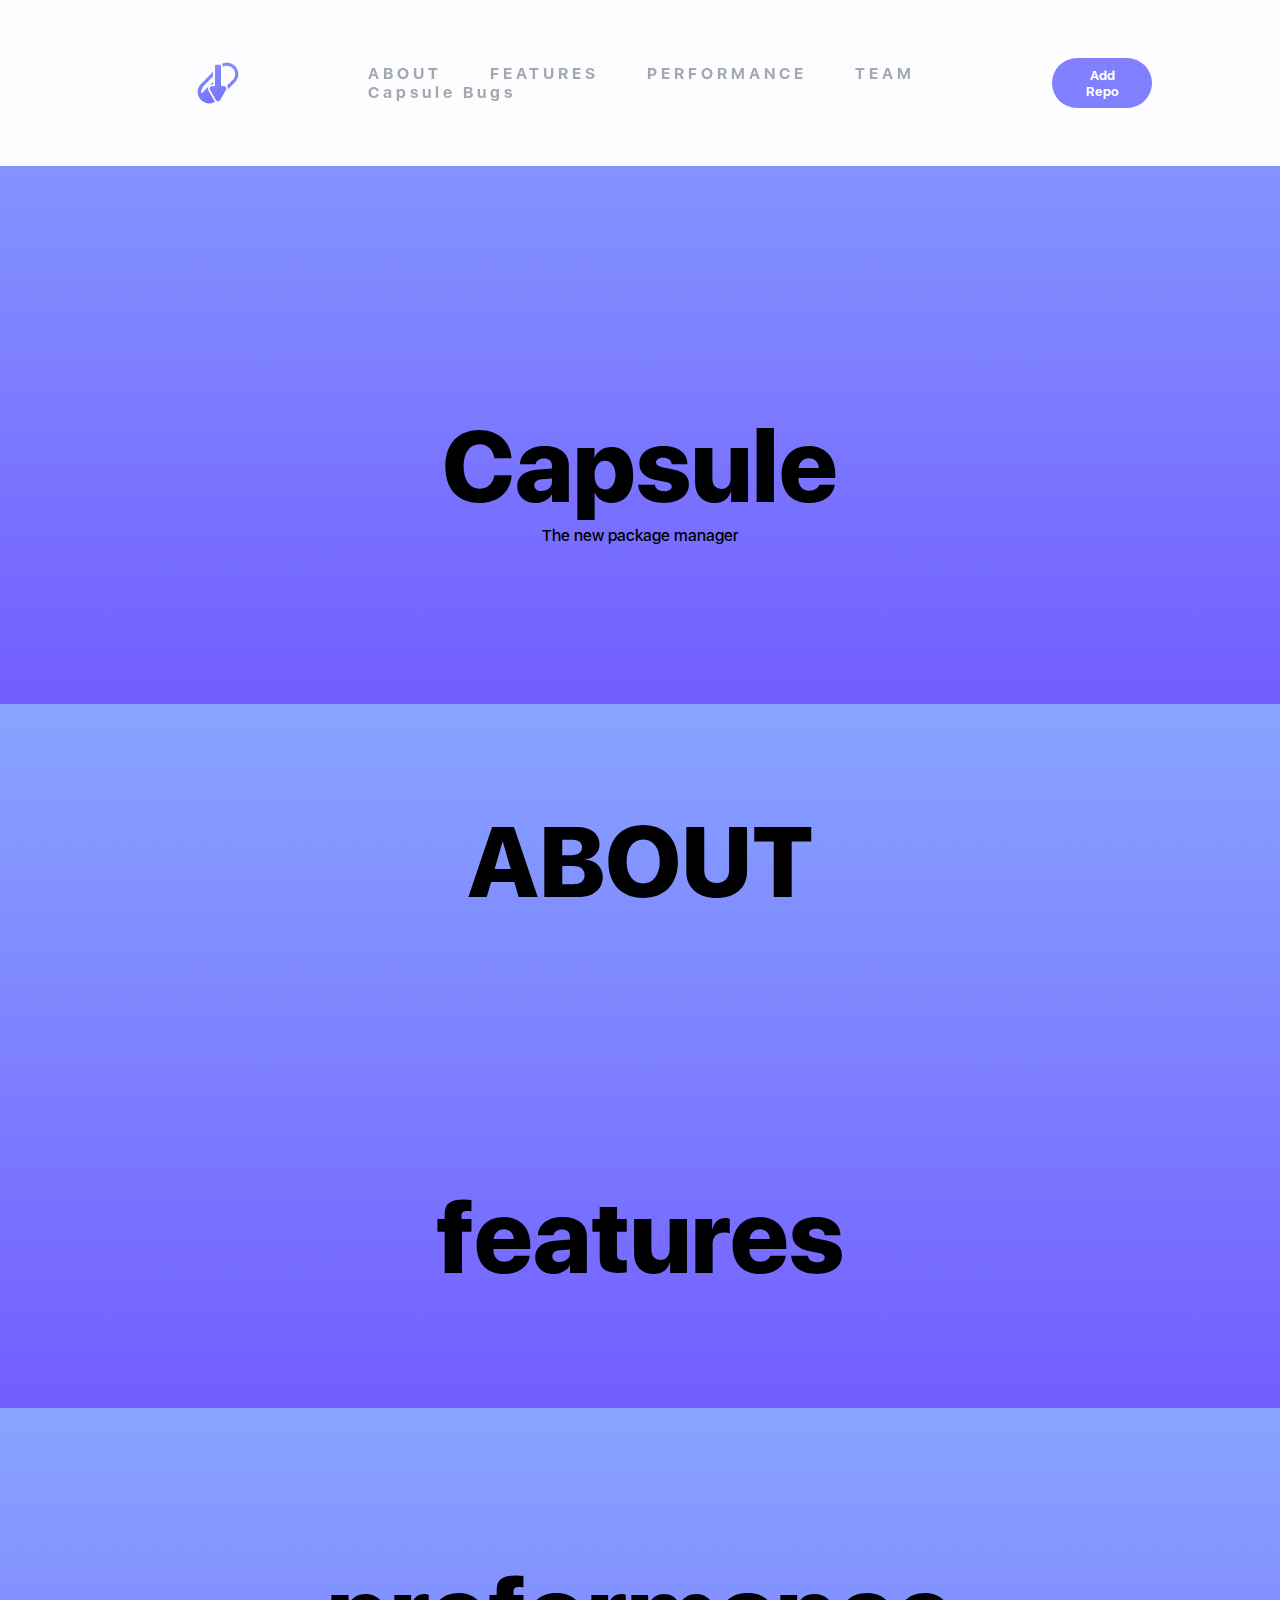
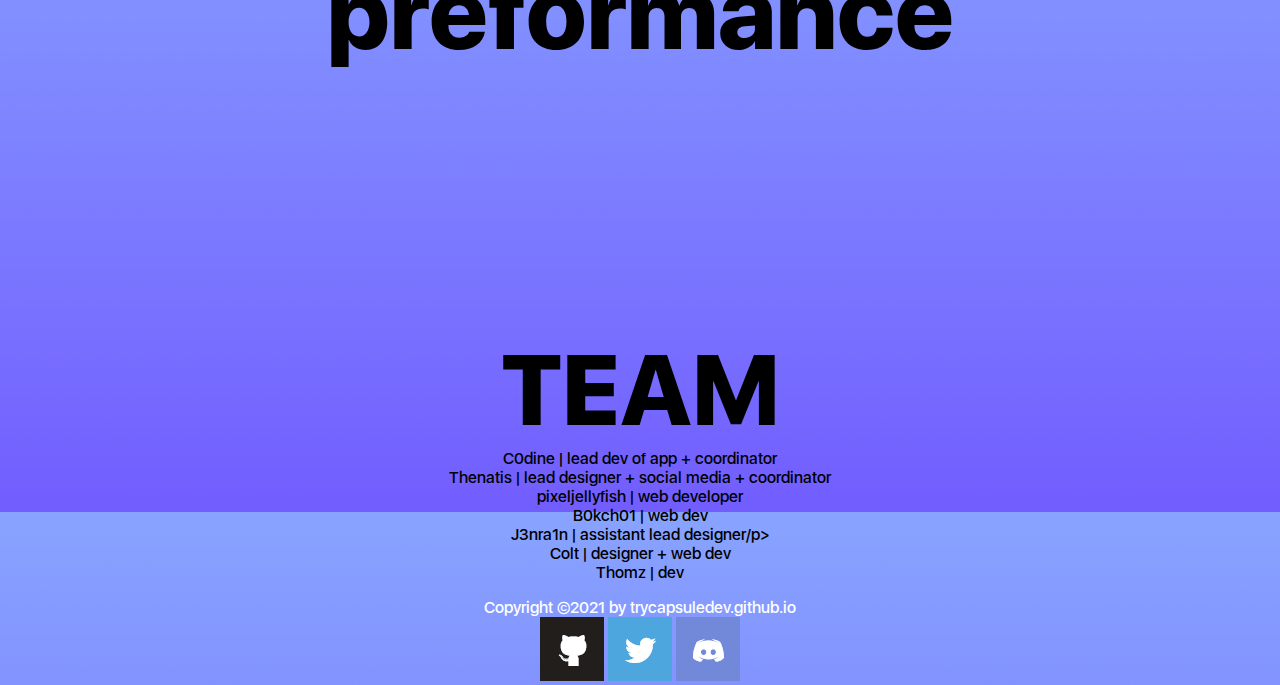
<file: index.html>
<html>
	<head>
		<title>Capsule | Package Manager</title>
		<meta name="viewport" content="width=device-width, initial-scale=1">
		<meta name="viewport" content="width=device-width, initial-scale=1.0, user-scalable=yes, viewport-fit=cover">
		<link rel="shortcut icon" href="images/logo/favicon.ico" type="image/x-icon">
		<link rel="icon" href="images/logo/favicon.ico" type="image/x-icon">
		<link rel="stylesheet" href="css/main.css">
	</head>
	<body>
		<header>
			<a href="#Home"><img id="logo" src="images/logo/logo glyph.png"></a>
			<nav>
				<ul class="nav__links">
					<li><a href="#about">ABOUT</a></li>
					<!-- don't do the FEATURES page yet :) -->
					<li><a href="#features">FEATURES</a></li>
					<li><a href="#preformance">PERFORMANCE</a></li>
					<li><a href="#Team">TEAM</a></li>
					<li><a href="https://github.com/trycapsuledev/Capsule-Bugs">Capsule Bugs</a></li>
				</ul>
			</nav>
			<a class="nav-button" href="#"><button>Add Repo</button></a>
		</header>
	<div class="main-title" id="Home">
		<h1>Capsule</h1>
		<p>The new package manager</p>
	</div>
	<div class="main-title" id="about">
		<h1>ABOUT</h1>
		<p></p>
		<p></p>
	</div>
	<div class="main-title" id="features">
		<h1>features</h1>
		<p></p>
		<p></p>
	</div>
	<div class="main-title" id="preformance">
		<h1>preformance</h1>
		<p></p>
		<p></p>
	</div>
	<div class="main-title" id="Team">
		<h1>TEAM</h1>
			<p>C0dine | lead dev of app + coordinator</p>
			<p>Thenatis | lead designer + social media + coordinator</p>
			<p>pixeljellyfish | web developer</p>
			<p>B0kch01 | web dev</p>
			<p>J3nra1n | assistant lead designer/p>
			<p>Colt | designer + web dev</p>
			<p>Thomz | dev</p>
	</div>
	</body>
	<footer>
    <div class="footer">
    	<div class="row center">
    		<div class="pull-left col-lg-4 col-xs-12">
				<p>Copyright &copy;2021 by trycapsuledev.github.io</p>
				 <a href="https://github.com/trycapsuledev"><i class="social-media"><img src="images/social media icons/github.png"></i></a>
				 <a href="https://twitter.com/try_capsule"><i class="social-media"><img src="images/social media icons/twitter.png"></i></a>
				 <a href=""><i class="social-media"><img src="images/social media icons/discord.png"></i></a>
    		</div>
	</footer>
</html>
</file>
<file: css/main.css>
@media only (max-width: 420px) {
}

@font-face {
    font-family: 'SF UI Display Light';
    font-style: normal;
    font-weight: normal;
    src: local('SF UI Display Light'), url('../fonts/sf-ui-display-light-58646b33e0551.woff') format('woff');
}

@font-face {
    font-family: 'SF UI Display Medium';
    font-style: normal;
    font-weight: normal;
    src: local('SF UI Display Medium'), url('../fonts/sf-ui-display-medium-58646be638f96.woff') format('woff');
}

@font-face {
    font-family: 'SF UI Display Bold';
    font-style: normal;
    font-weight: normal;
    src: local('SF UI Display Bold'), url('../fonts/sf-ui-display-bold-58646a511e3d9.woff') format('woff');
}
@font-face {
    font-family: 'SF UI Display Heavy';
    font-style: normal;
    font-weight: normal;
    src: local('SF UI Display Heavy'), url('../fonts/sf-ui-display-heavy-586470160b9e5.woff') format('woff');
}

* {
	margin: 0;
	padding: 0;
}

html {
	font-family: "SF UI Display Medium";
	scroll-behavior: smooth;
	background-image: url(../images/background/Capsule_Icon5.png);
}

header {
	display: flex;
	justify-content: space-between;
	align-items: center;
	padding: 30px 10%;
	letter-spacing: 4px;
	position: sticky;
	top: 0;
	background-color: rgba(255, 255, 255, 0.98)
}

li, a, button {
	text-decoration: none;
	font-family: "SF UI Display Bold";
}

li, a {
	color: #A3AAAE;
}

button {
	color: #ffffff;
	outline: none;
}

h1 {
	font-family: "SF UI Display Heavy";
	font-size: 100px;
	margin: 0;
}

h2 {
	font-family: "SF UI Display Heavy";
	margin: 0;
	font-size: 60px;
}

@media (max-width: 420px) {
	h1 {
		/**more stuff here**/
	}

	h2 {
		/**more stuff here**/
	}
}

.main-title {
	margin-top: 25vh;
	text-align: center;
	padding: 1em;
}

.main-title .text {
	margin: 0;
}

.main-title .text h3 {
	font-family: "SF UI Display Bold";
	font-size: 25px;
	color: #A3AAAE;
	margin: 0;
}

.main-title .text h1 {
	color: #ffffff;
}

#logo {
	margin-right: 40px;
	width: 180px;
	border-radius: 30%;
	cursor: pointer;
	transition: all 0.3s ease 0s;
}

#logo:hover {
	opacity: 80%;
}

.nav__links {
	list-style: none;
}

.nav__links li {
	display: inline-block;
	padding: 0px 20px;
}

.nav__links li a{
	transition: all 0.3s ease 0s;
}

.nav__links li a:hover{
	color: #8080ff;
}

button {
	padding: 9px 25px;
	background-color: #8080ff;
	border: none;
	border-radius: 30px;
	cursor: pointer;
	transition: all 0.3s ease 0s;
}

button:hover {
	opacity: 80%;
}

.footer {
	text-align: center;
	color: #ffffff;
}
</file>
